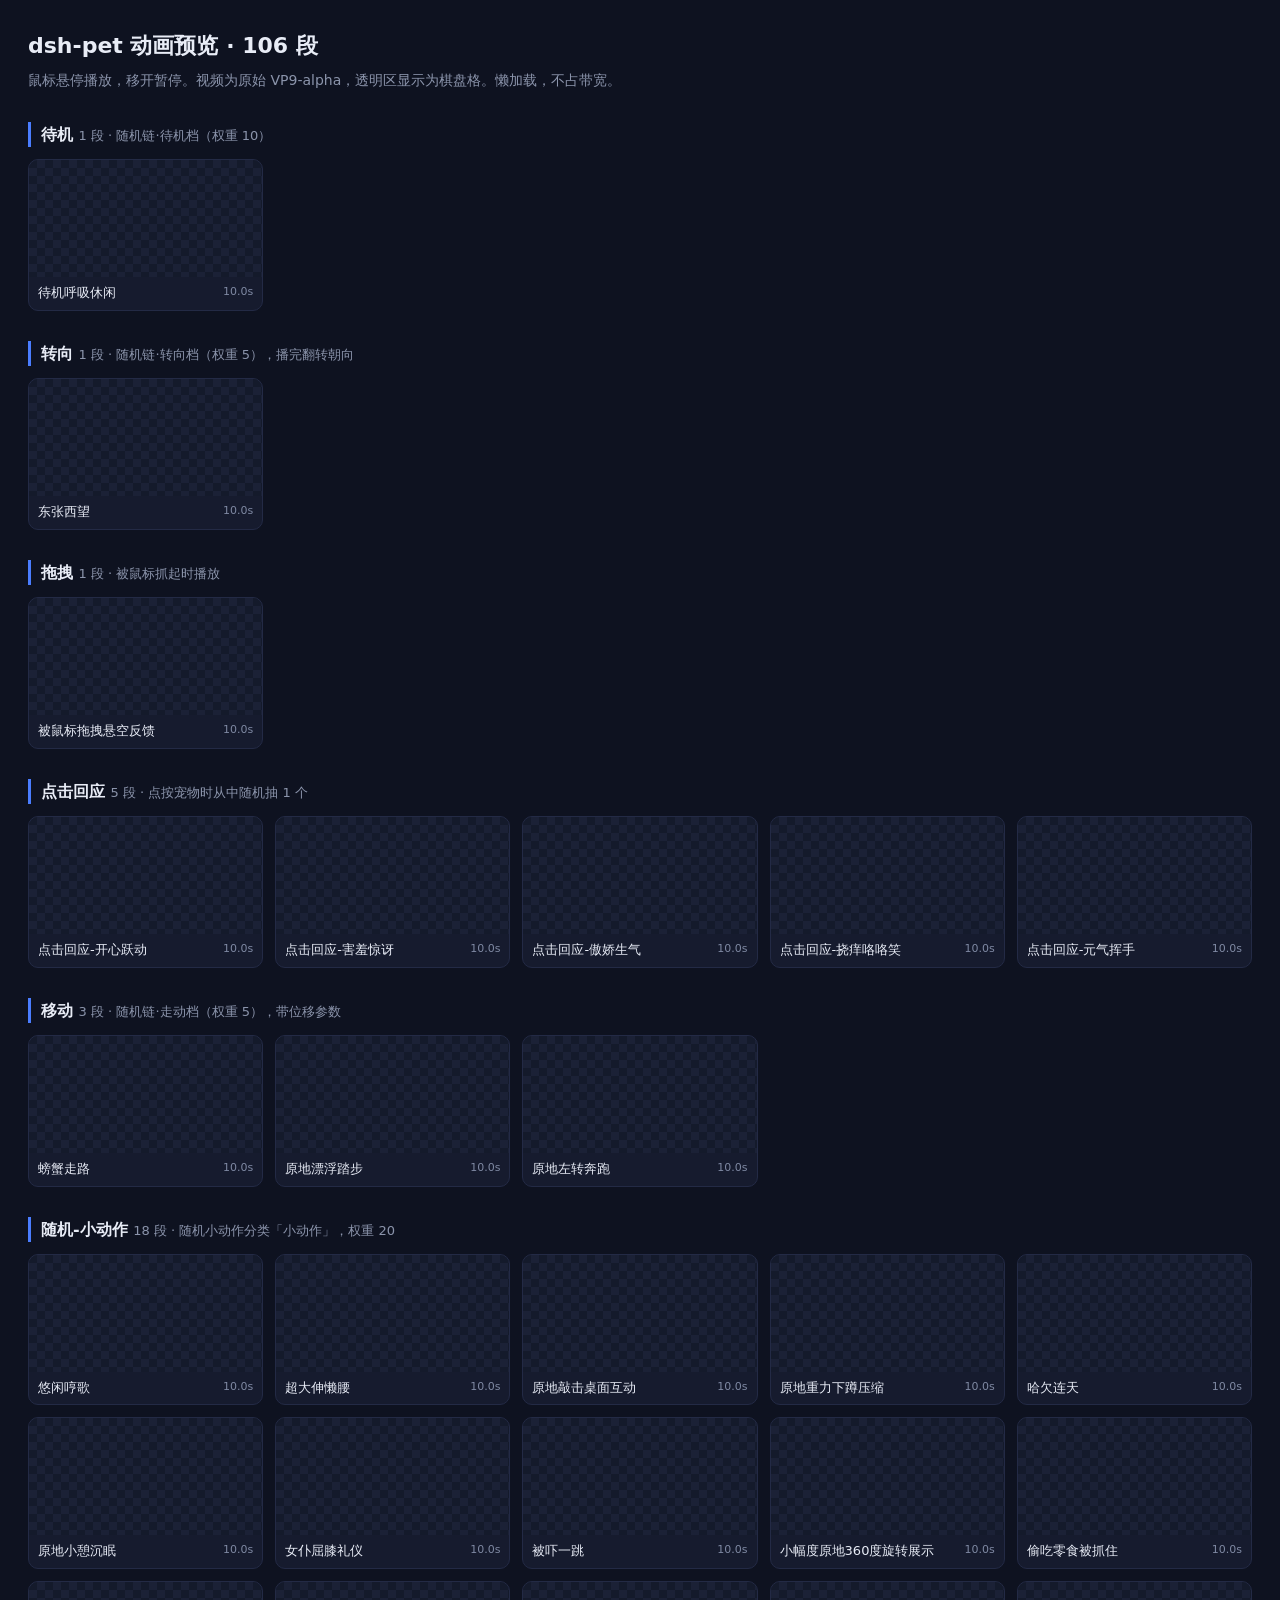
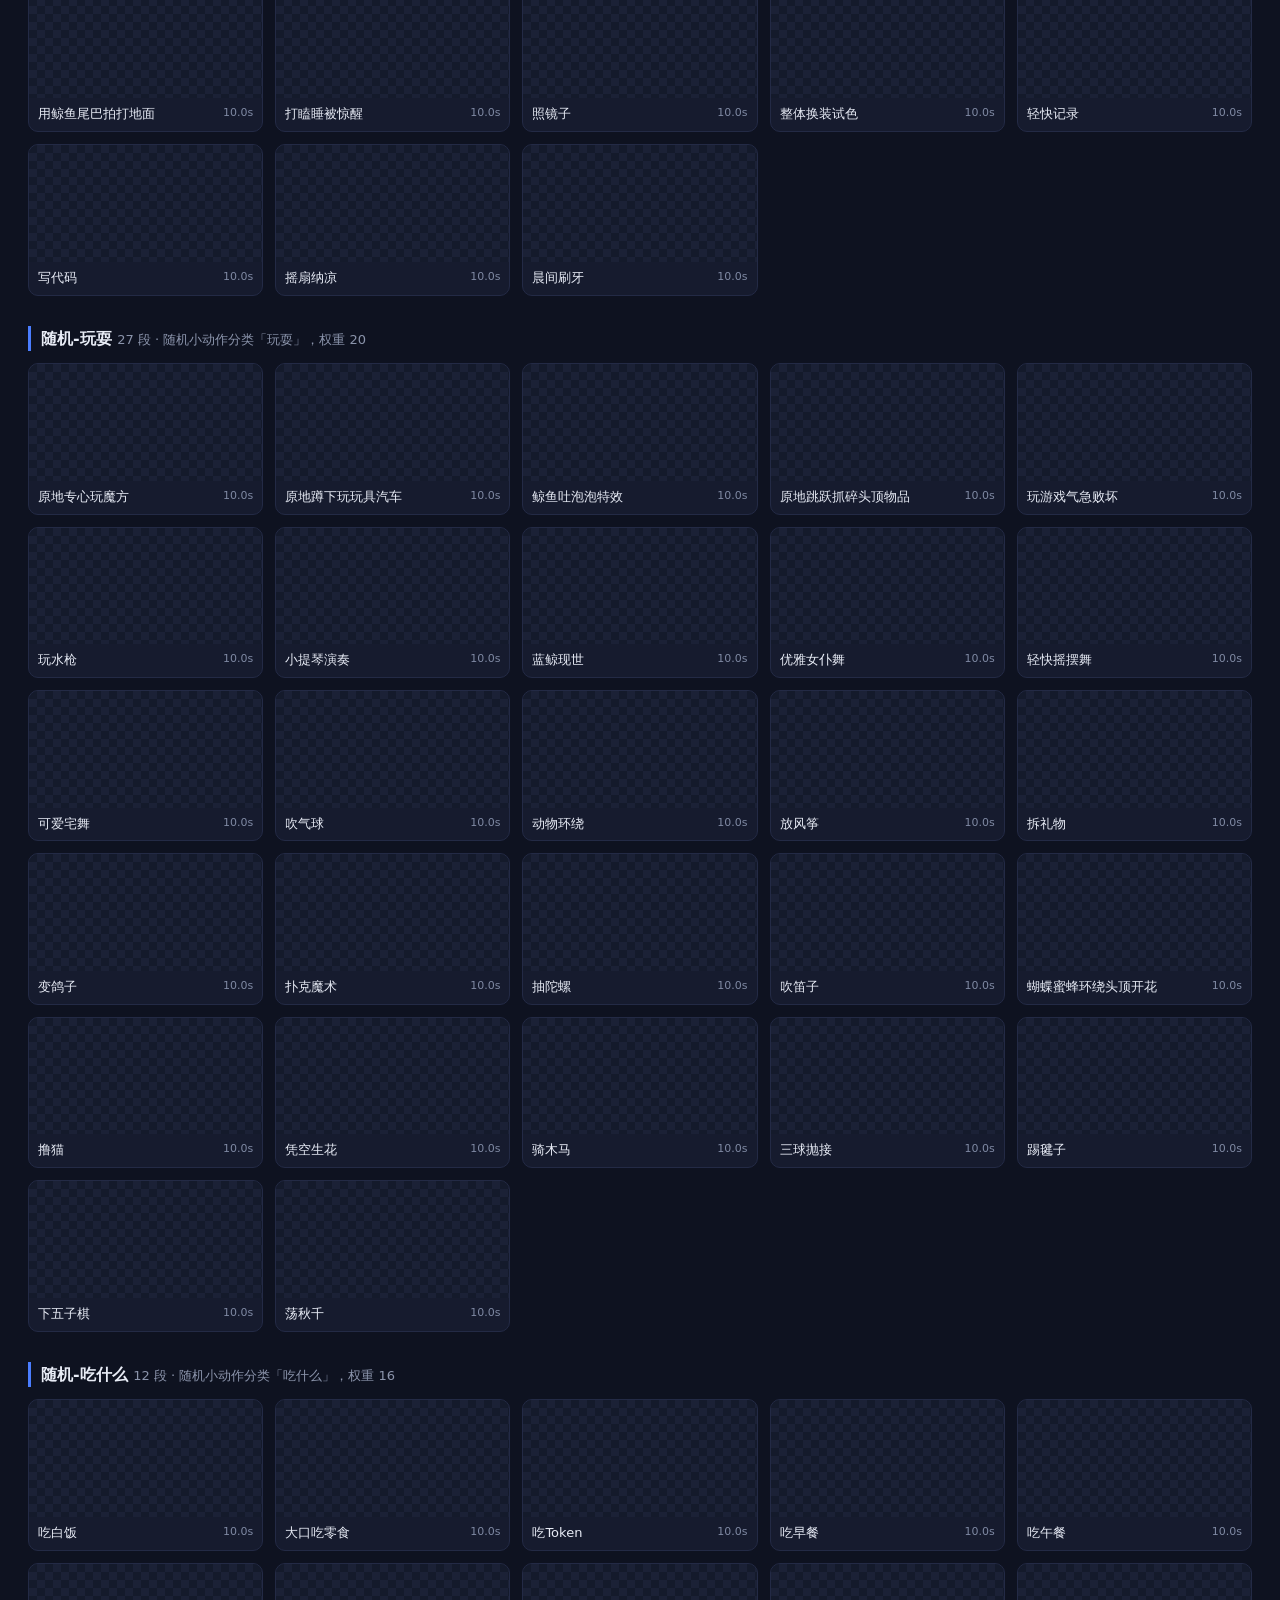
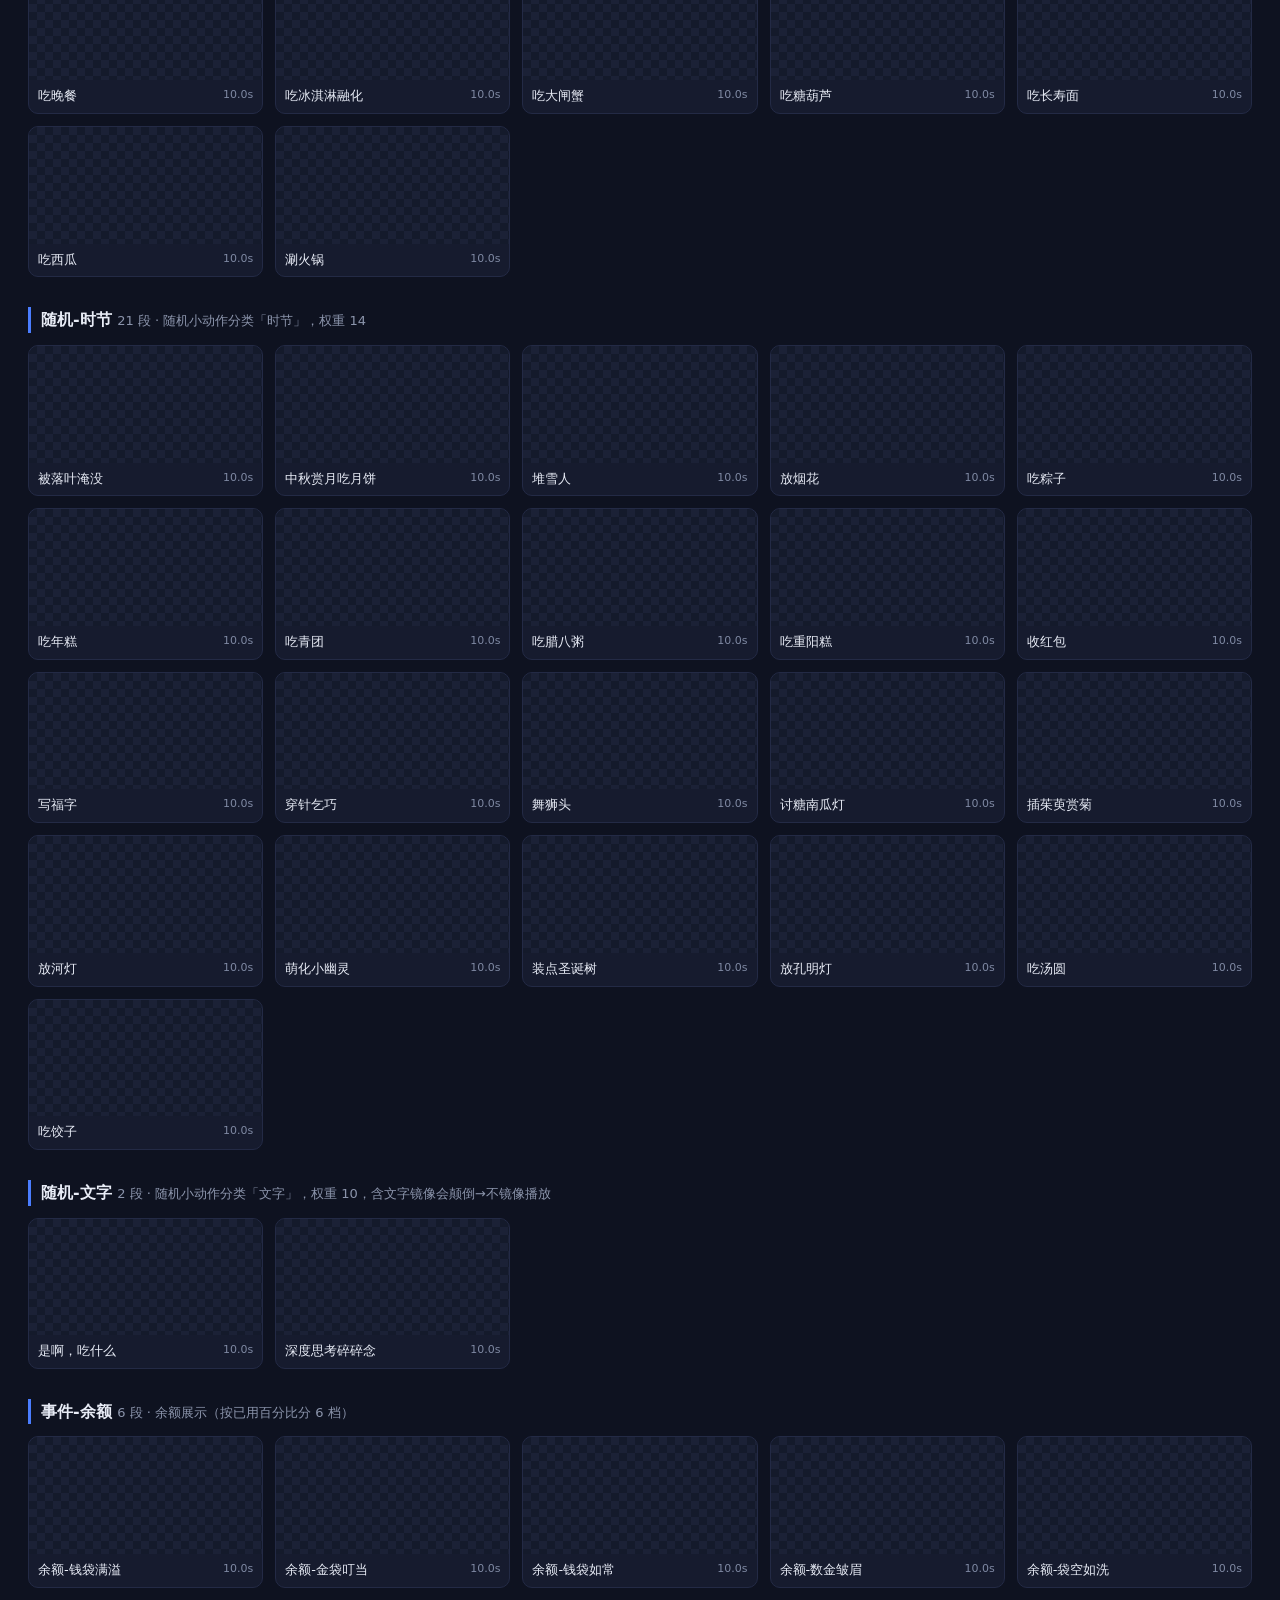
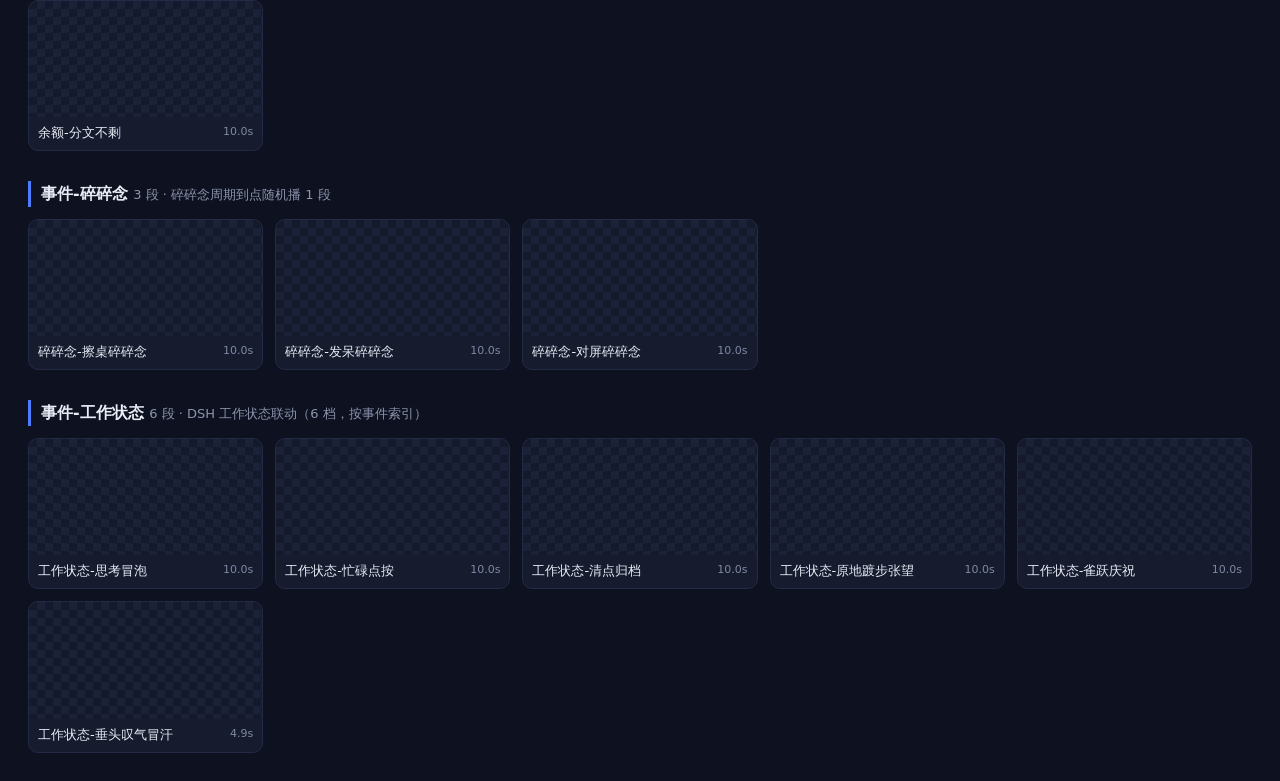
<file: assets/预览.html>
<!doctype html>
<html lang="zh-CN"><head><meta charset="utf-8">
<title>dsh-pet 动画预览（106 段）</title>
<style>
:root{color-scheme:dark}
body{margin:0;padding:28px;background:#0e1220;color:#e8ecf6;font:14px/1.6 system-ui,"Microsoft YaHei",sans-serif}
h1{font-size:22px;margin:0 0 6px}
p.sub{color:#8b94ab;margin:0 0 22px}
h2{font-size:16px;margin:30px 0 12px;padding-left:10px;border-left:3px solid #4a7dff}
h2 span{color:#8b94ab;font-weight:400;font-size:13px}
.grid{display:grid;grid-template-columns:repeat(auto-fill,minmax(200px,1fr));gap:12px}
.card{background:#161b2e;border:1px solid #232a45;border-radius:10px;overflow:hidden;transition:.15s}
.card:hover{border-color:#4a7dff;transform:translateY(-2px)}
.card video{width:100%;display:block;background:
 conic-gradient(#1b2136 25%,#141a2b 0 50%,#1b2136 0 75%,#141a2b 0) 0 0/16px 16px}
.card .name{padding:6px 9px;font-size:13px;display:flex;justify-content:space-between;gap:6px}
.card .name em{color:#7f89a3;font-style:normal;font-size:11px;white-space:nowrap}
</style></head><body>
<h1>dsh-pet 动画预览 · 106 段</h1>
<p class="sub">鼠标悬停播放，移开暂停。视频为原始 VP9-alpha，透明区显示为棋盘格。懒加载，不占带宽。</p>

<h2>待机 <span>1 段 · 随机链·待机档（权重 10）</span></h2>
<div class="grid">
<div class="card"><video muted loop playsinline preload="none" src="source-webm/待机/待机呼吸休闲.webm"></video><div class="name">待机呼吸休闲<em>10.0s</em></div></div>
</div>
<h2>转向 <span>1 段 · 随机链·转向档（权重 5），播完翻转朝向</span></h2>
<div class="grid">
<div class="card"><video muted loop playsinline preload="none" src="source-webm/转向/东张西望.webm"></video><div class="name">东张西望<em>10.0s</em></div></div>
</div>
<h2>拖拽 <span>1 段 · 被鼠标抓起时播放</span></h2>
<div class="grid">
<div class="card"><video muted loop playsinline preload="none" src="source-webm/拖拽/被鼠标拖拽悬空反馈.webm"></video><div class="name">被鼠标拖拽悬空反馈<em>10.0s</em></div></div>
</div>
<h2>点击回应 <span>5 段 · 点按宠物时从中随机抽 1 个</span></h2>
<div class="grid">
<div class="card"><video muted loop playsinline preload="none" src="source-webm/点击回应/点击回应-开心跃动.webm"></video><div class="name">点击回应-开心跃动<em>10.0s</em></div></div>
<div class="card"><video muted loop playsinline preload="none" src="source-webm/点击回应/点击回应-害羞惊讶.webm"></video><div class="name">点击回应-害羞惊讶<em>10.0s</em></div></div>
<div class="card"><video muted loop playsinline preload="none" src="source-webm/点击回应/点击回应-傲娇生气.webm"></video><div class="name">点击回应-傲娇生气<em>10.0s</em></div></div>
<div class="card"><video muted loop playsinline preload="none" src="source-webm/点击回应/点击回应-挠痒咯咯笑.webm"></video><div class="name">点击回应-挠痒咯咯笑<em>10.0s</em></div></div>
<div class="card"><video muted loop playsinline preload="none" src="source-webm/点击回应/点击回应-元气挥手.webm"></video><div class="name">点击回应-元气挥手<em>10.0s</em></div></div>
</div>
<h2>移动 <span>3 段 · 随机链·走动档（权重 5），带位移参数</span></h2>
<div class="grid">
<div class="card"><video muted loop playsinline preload="none" src="source-webm/移动/螃蟹走路.webm"></video><div class="name">螃蟹走路<em>10.0s</em></div></div>
<div class="card"><video muted loop playsinline preload="none" src="source-webm/移动/原地漂浮踏步.webm"></video><div class="name">原地漂浮踏步<em>10.0s</em></div></div>
<div class="card"><video muted loop playsinline preload="none" src="source-webm/移动/原地左转奔跑.webm"></video><div class="name">原地左转奔跑<em>10.0s</em></div></div>
</div>
<h2>随机-小动作 <span>18 段 · 随机小动作分类「小动作」，权重 20</span></h2>
<div class="grid">
<div class="card"><video muted loop playsinline preload="none" src="source-webm/随机-小动作/悠闲哼歌.webm"></video><div class="name">悠闲哼歌<em>10.0s</em></div></div>
<div class="card"><video muted loop playsinline preload="none" src="source-webm/随机-小动作/超大伸懒腰.webm"></video><div class="name">超大伸懒腰<em>10.0s</em></div></div>
<div class="card"><video muted loop playsinline preload="none" src="source-webm/随机-小动作/原地敲击桌面互动.webm"></video><div class="name">原地敲击桌面互动<em>10.0s</em></div></div>
<div class="card"><video muted loop playsinline preload="none" src="source-webm/随机-小动作/原地重力下蹲压缩.webm"></video><div class="name">原地重力下蹲压缩<em>10.0s</em></div></div>
<div class="card"><video muted loop playsinline preload="none" src="source-webm/随机-小动作/哈欠连天.webm"></video><div class="name">哈欠连天<em>10.0s</em></div></div>
<div class="card"><video muted loop playsinline preload="none" src="source-webm/随机-小动作/原地小憩沉眠.webm"></video><div class="name">原地小憩沉眠<em>10.0s</em></div></div>
<div class="card"><video muted loop playsinline preload="none" src="source-webm/随机-小动作/女仆屈膝礼仪.webm"></video><div class="name">女仆屈膝礼仪<em>10.0s</em></div></div>
<div class="card"><video muted loop playsinline preload="none" src="source-webm/随机-小动作/被吓一跳.webm"></video><div class="name">被吓一跳<em>10.0s</em></div></div>
<div class="card"><video muted loop playsinline preload="none" src="source-webm/随机-小动作/小幅度原地360度旋转展示.webm"></video><div class="name">小幅度原地360度旋转展示<em>10.0s</em></div></div>
<div class="card"><video muted loop playsinline preload="none" src="source-webm/随机-小动作/偷吃零食被抓住.webm"></video><div class="name">偷吃零食被抓住<em>10.0s</em></div></div>
<div class="card"><video muted loop playsinline preload="none" src="source-webm/随机-小动作/用鲸鱼尾巴拍打地面.webm"></video><div class="name">用鲸鱼尾巴拍打地面<em>10.0s</em></div></div>
<div class="card"><video muted loop playsinline preload="none" src="source-webm/随机-小动作/打瞌睡被惊醒.webm"></video><div class="name">打瞌睡被惊醒<em>10.0s</em></div></div>
<div class="card"><video muted loop playsinline preload="none" src="source-webm/随机-小动作/照镜子.webm"></video><div class="name">照镜子<em>10.0s</em></div></div>
<div class="card"><video muted loop playsinline preload="none" src="source-webm/随机-小动作/整体换装试色.webm"></video><div class="name">整体换装试色<em>10.0s</em></div></div>
<div class="card"><video muted loop playsinline preload="none" src="source-webm/随机-小动作/轻快记录.webm"></video><div class="name">轻快记录<em>10.0s</em></div></div>
<div class="card"><video muted loop playsinline preload="none" src="source-webm/随机-小动作/写代码.webm"></video><div class="name">写代码<em>10.0s</em></div></div>
<div class="card"><video muted loop playsinline preload="none" src="source-webm/随机-小动作/摇扇纳凉.webm"></video><div class="name">摇扇纳凉<em>10.0s</em></div></div>
<div class="card"><video muted loop playsinline preload="none" src="source-webm/随机-小动作/晨间刷牙.webm"></video><div class="name">晨间刷牙<em>10.0s</em></div></div>
</div>
<h2>随机-玩耍 <span>27 段 · 随机小动作分类「玩耍」，权重 20</span></h2>
<div class="grid">
<div class="card"><video muted loop playsinline preload="none" src="source-webm/随机-玩耍/原地专心玩魔方.webm"></video><div class="name">原地专心玩魔方<em>10.0s</em></div></div>
<div class="card"><video muted loop playsinline preload="none" src="source-webm/随机-玩耍/原地蹲下玩玩具汽车.webm"></video><div class="name">原地蹲下玩玩具汽车<em>10.0s</em></div></div>
<div class="card"><video muted loop playsinline preload="none" src="source-webm/随机-玩耍/鲸鱼吐泡泡特效.webm"></video><div class="name">鲸鱼吐泡泡特效<em>10.0s</em></div></div>
<div class="card"><video muted loop playsinline preload="none" src="source-webm/随机-玩耍/原地跳跃抓碎头顶物品.webm"></video><div class="name">原地跳跃抓碎头顶物品<em>10.0s</em></div></div>
<div class="card"><video muted loop playsinline preload="none" src="source-webm/随机-玩耍/玩游戏气急败坏.webm"></video><div class="name">玩游戏气急败坏<em>10.0s</em></div></div>
<div class="card"><video muted loop playsinline preload="none" src="source-webm/随机-玩耍/玩水枪.webm"></video><div class="name">玩水枪<em>10.0s</em></div></div>
<div class="card"><video muted loop playsinline preload="none" src="source-webm/随机-玩耍/小提琴演奏.webm"></video><div class="name">小提琴演奏<em>10.0s</em></div></div>
<div class="card"><video muted loop playsinline preload="none" src="source-webm/随机-玩耍/蓝鲸现世.webm"></video><div class="name">蓝鲸现世<em>10.0s</em></div></div>
<div class="card"><video muted loop playsinline preload="none" src="source-webm/随机-玩耍/优雅女仆舞.webm"></video><div class="name">优雅女仆舞<em>10.0s</em></div></div>
<div class="card"><video muted loop playsinline preload="none" src="source-webm/随机-玩耍/轻快摇摆舞.webm"></video><div class="name">轻快摇摆舞<em>10.0s</em></div></div>
<div class="card"><video muted loop playsinline preload="none" src="source-webm/随机-玩耍/可爱宅舞.webm"></video><div class="name">可爱宅舞<em>10.0s</em></div></div>
<div class="card"><video muted loop playsinline preload="none" src="source-webm/随机-玩耍/吹气球.webm"></video><div class="name">吹气球<em>10.0s</em></div></div>
<div class="card"><video muted loop playsinline preload="none" src="source-webm/随机-玩耍/动物环绕.webm"></video><div class="name">动物环绕<em>10.0s</em></div></div>
<div class="card"><video muted loop playsinline preload="none" src="source-webm/随机-玩耍/放风筝.webm"></video><div class="name">放风筝<em>10.0s</em></div></div>
<div class="card"><video muted loop playsinline preload="none" src="source-webm/随机-玩耍/拆礼物.webm"></video><div class="name">拆礼物<em>10.0s</em></div></div>
<div class="card"><video muted loop playsinline preload="none" src="source-webm/随机-玩耍/变鸽子.webm"></video><div class="name">变鸽子<em>10.0s</em></div></div>
<div class="card"><video muted loop playsinline preload="none" src="source-webm/随机-玩耍/扑克魔术.webm"></video><div class="name">扑克魔术<em>10.0s</em></div></div>
<div class="card"><video muted loop playsinline preload="none" src="source-webm/随机-玩耍/抽陀螺.webm"></video><div class="name">抽陀螺<em>10.0s</em></div></div>
<div class="card"><video muted loop playsinline preload="none" src="source-webm/随机-玩耍/吹笛子.webm"></video><div class="name">吹笛子<em>10.0s</em></div></div>
<div class="card"><video muted loop playsinline preload="none" src="source-webm/随机-玩耍/蝴蝶蜜蜂环绕头顶开花.webm"></video><div class="name">蝴蝶蜜蜂环绕头顶开花<em>10.0s</em></div></div>
<div class="card"><video muted loop playsinline preload="none" src="source-webm/随机-玩耍/撸猫.webm"></video><div class="name">撸猫<em>10.0s</em></div></div>
<div class="card"><video muted loop playsinline preload="none" src="source-webm/随机-玩耍/凭空生花.webm"></video><div class="name">凭空生花<em>10.0s</em></div></div>
<div class="card"><video muted loop playsinline preload="none" src="source-webm/随机-玩耍/骑木马.webm"></video><div class="name">骑木马<em>10.0s</em></div></div>
<div class="card"><video muted loop playsinline preload="none" src="source-webm/随机-玩耍/三球抛接.webm"></video><div class="name">三球抛接<em>10.0s</em></div></div>
<div class="card"><video muted loop playsinline preload="none" src="source-webm/随机-玩耍/踢毽子.webm"></video><div class="name">踢毽子<em>10.0s</em></div></div>
<div class="card"><video muted loop playsinline preload="none" src="source-webm/随机-玩耍/下五子棋.webm"></video><div class="name">下五子棋<em>10.0s</em></div></div>
<div class="card"><video muted loop playsinline preload="none" src="source-webm/随机-玩耍/荡秋千.webm"></video><div class="name">荡秋千<em>10.0s</em></div></div>
</div>
<h2>随机-吃什么 <span>12 段 · 随机小动作分类「吃什么」，权重 16</span></h2>
<div class="grid">
<div class="card"><video muted loop playsinline preload="none" src="source-webm/随机-吃什么/吃白饭.webm"></video><div class="name">吃白饭<em>10.0s</em></div></div>
<div class="card"><video muted loop playsinline preload="none" src="source-webm/随机-吃什么/大口吃零食.webm"></video><div class="name">大口吃零食<em>10.0s</em></div></div>
<div class="card"><video muted loop playsinline preload="none" src="source-webm/随机-吃什么/吃Token.webm"></video><div class="name">吃Token<em>10.0s</em></div></div>
<div class="card"><video muted loop playsinline preload="none" src="source-webm/随机-吃什么/吃早餐.webm"></video><div class="name">吃早餐<em>10.0s</em></div></div>
<div class="card"><video muted loop playsinline preload="none" src="source-webm/随机-吃什么/吃午餐.webm"></video><div class="name">吃午餐<em>10.0s</em></div></div>
<div class="card"><video muted loop playsinline preload="none" src="source-webm/随机-吃什么/吃晚餐.webm"></video><div class="name">吃晚餐<em>10.0s</em></div></div>
<div class="card"><video muted loop playsinline preload="none" src="source-webm/随机-吃什么/吃冰淇淋融化.webm"></video><div class="name">吃冰淇淋融化<em>10.0s</em></div></div>
<div class="card"><video muted loop playsinline preload="none" src="source-webm/随机-吃什么/吃大闸蟹.webm"></video><div class="name">吃大闸蟹<em>10.0s</em></div></div>
<div class="card"><video muted loop playsinline preload="none" src="source-webm/随机-吃什么/吃糖葫芦.webm"></video><div class="name">吃糖葫芦<em>10.0s</em></div></div>
<div class="card"><video muted loop playsinline preload="none" src="source-webm/随机-吃什么/吃长寿面.webm"></video><div class="name">吃长寿面<em>10.0s</em></div></div>
<div class="card"><video muted loop playsinline preload="none" src="source-webm/随机-吃什么/吃西瓜.webm"></video><div class="name">吃西瓜<em>10.0s</em></div></div>
<div class="card"><video muted loop playsinline preload="none" src="source-webm/随机-吃什么/涮火锅.webm"></video><div class="name">涮火锅<em>10.0s</em></div></div>
</div>
<h2>随机-时节 <span>21 段 · 随机小动作分类「时节」，权重 14</span></h2>
<div class="grid">
<div class="card"><video muted loop playsinline preload="none" src="source-webm/随机-时节/被落叶淹没.webm"></video><div class="name">被落叶淹没<em>10.0s</em></div></div>
<div class="card"><video muted loop playsinline preload="none" src="source-webm/随机-时节/中秋赏月吃月饼.webm"></video><div class="name">中秋赏月吃月饼<em>10.0s</em></div></div>
<div class="card"><video muted loop playsinline preload="none" src="source-webm/随机-时节/堆雪人.webm"></video><div class="name">堆雪人<em>10.0s</em></div></div>
<div class="card"><video muted loop playsinline preload="none" src="source-webm/随机-时节/放烟花.webm"></video><div class="name">放烟花<em>10.0s</em></div></div>
<div class="card"><video muted loop playsinline preload="none" src="source-webm/随机-时节/吃粽子.webm"></video><div class="name">吃粽子<em>10.0s</em></div></div>
<div class="card"><video muted loop playsinline preload="none" src="source-webm/随机-时节/吃年糕.webm"></video><div class="name">吃年糕<em>10.0s</em></div></div>
<div class="card"><video muted loop playsinline preload="none" src="source-webm/随机-时节/吃青团.webm"></video><div class="name">吃青团<em>10.0s</em></div></div>
<div class="card"><video muted loop playsinline preload="none" src="source-webm/随机-时节/吃腊八粥.webm"></video><div class="name">吃腊八粥<em>10.0s</em></div></div>
<div class="card"><video muted loop playsinline preload="none" src="source-webm/随机-时节/吃重阳糕.webm"></video><div class="name">吃重阳糕<em>10.0s</em></div></div>
<div class="card"><video muted loop playsinline preload="none" src="source-webm/随机-时节/收红包.webm"></video><div class="name">收红包<em>10.0s</em></div></div>
<div class="card"><video muted loop playsinline preload="none" src="source-webm/随机-时节/写福字.webm"></video><div class="name">写福字<em>10.0s</em></div></div>
<div class="card"><video muted loop playsinline preload="none" src="source-webm/随机-时节/穿针乞巧.webm"></video><div class="name">穿针乞巧<em>10.0s</em></div></div>
<div class="card"><video muted loop playsinline preload="none" src="source-webm/随机-时节/舞狮头.webm"></video><div class="name">舞狮头<em>10.0s</em></div></div>
<div class="card"><video muted loop playsinline preload="none" src="source-webm/随机-时节/讨糖南瓜灯.webm"></video><div class="name">讨糖南瓜灯<em>10.0s</em></div></div>
<div class="card"><video muted loop playsinline preload="none" src="source-webm/随机-时节/插茱萸赏菊.webm"></video><div class="name">插茱萸赏菊<em>10.0s</em></div></div>
<div class="card"><video muted loop playsinline preload="none" src="source-webm/随机-时节/放河灯.webm"></video><div class="name">放河灯<em>10.0s</em></div></div>
<div class="card"><video muted loop playsinline preload="none" src="source-webm/随机-时节/萌化小幽灵.webm"></video><div class="name">萌化小幽灵<em>10.0s</em></div></div>
<div class="card"><video muted loop playsinline preload="none" src="source-webm/随机-时节/装点圣诞树.webm"></video><div class="name">装点圣诞树<em>10.0s</em></div></div>
<div class="card"><video muted loop playsinline preload="none" src="source-webm/随机-时节/放孔明灯.webm"></video><div class="name">放孔明灯<em>10.0s</em></div></div>
<div class="card"><video muted loop playsinline preload="none" src="source-webm/随机-时节/吃汤圆.webm"></video><div class="name">吃汤圆<em>10.0s</em></div></div>
<div class="card"><video muted loop playsinline preload="none" src="source-webm/随机-时节/吃饺子.webm"></video><div class="name">吃饺子<em>10.0s</em></div></div>
</div>
<h2>随机-文字 <span>2 段 · 随机小动作分类「文字」，权重 10，含文字镜像会颠倒→不镜像播放</span></h2>
<div class="grid">
<div class="card"><video muted loop playsinline preload="none" src="source-webm/随机-文字/是啊，吃什么.webm"></video><div class="name">是啊，吃什么<em>10.0s</em></div></div>
<div class="card"><video muted loop playsinline preload="none" src="source-webm/随机-文字/深度思考碎碎念.webm"></video><div class="name">深度思考碎碎念<em>10.0s</em></div></div>
</div>
<h2>事件-余额 <span>6 段 · 余额展示（按已用百分比分 6 档）</span></h2>
<div class="grid">
<div class="card"><video muted loop playsinline preload="none" src="source-webm/事件-余额/余额-钱袋满溢.webm"></video><div class="name">余额-钱袋满溢<em>10.0s</em></div></div>
<div class="card"><video muted loop playsinline preload="none" src="source-webm/事件-余额/余额-金袋叮当.webm"></video><div class="name">余额-金袋叮当<em>10.0s</em></div></div>
<div class="card"><video muted loop playsinline preload="none" src="source-webm/事件-余额/余额-钱袋如常.webm"></video><div class="name">余额-钱袋如常<em>10.0s</em></div></div>
<div class="card"><video muted loop playsinline preload="none" src="source-webm/事件-余额/余额-数金皱眉.webm"></video><div class="name">余额-数金皱眉<em>10.0s</em></div></div>
<div class="card"><video muted loop playsinline preload="none" src="source-webm/事件-余额/余额-袋空如洗.webm"></video><div class="name">余额-袋空如洗<em>10.0s</em></div></div>
<div class="card"><video muted loop playsinline preload="none" src="source-webm/事件-余额/余额-分文不剩.webm"></video><div class="name">余额-分文不剩<em>10.0s</em></div></div>
</div>
<h2>事件-碎碎念 <span>3 段 · 碎碎念周期到点随机播 1 段</span></h2>
<div class="grid">
<div class="card"><video muted loop playsinline preload="none" src="source-webm/事件-碎碎念/碎碎念-擦桌碎碎念.webm"></video><div class="name">碎碎念-擦桌碎碎念<em>10.0s</em></div></div>
<div class="card"><video muted loop playsinline preload="none" src="source-webm/事件-碎碎念/碎碎念-发呆碎碎念.webm"></video><div class="name">碎碎念-发呆碎碎念<em>10.0s</em></div></div>
<div class="card"><video muted loop playsinline preload="none" src="source-webm/事件-碎碎念/碎碎念-对屏碎碎念.webm"></video><div class="name">碎碎念-对屏碎碎念<em>10.0s</em></div></div>
</div>
<h2>事件-工作状态 <span>6 段 · DSH 工作状态联动（6 档，按事件索引）</span></h2>
<div class="grid">
<div class="card"><video muted loop playsinline preload="none" src="source-webm/事件-工作状态/工作状态-思考冒泡.webm"></video><div class="name">工作状态-思考冒泡<em>10.0s</em></div></div>
<div class="card"><video muted loop playsinline preload="none" src="source-webm/事件-工作状态/工作状态-忙碌点按.webm"></video><div class="name">工作状态-忙碌点按<em>10.0s</em></div></div>
<div class="card"><video muted loop playsinline preload="none" src="source-webm/事件-工作状态/工作状态-清点归档.webm"></video><div class="name">工作状态-清点归档<em>10.0s</em></div></div>
<div class="card"><video muted loop playsinline preload="none" src="source-webm/事件-工作状态/工作状态-原地踱步张望.webm"></video><div class="name">工作状态-原地踱步张望<em>10.0s</em></div></div>
<div class="card"><video muted loop playsinline preload="none" src="source-webm/事件-工作状态/工作状态-雀跃庆祝.webm"></video><div class="name">工作状态-雀跃庆祝<em>10.0s</em></div></div>
<div class="card"><video muted loop playsinline preload="none" src="source-webm/事件-工作状态/工作状态-垂头叹气冒汗.webm"></video><div class="name">工作状态-垂头叹气冒汗<em>4.9s</em></div></div>
</div>
<script>
document.querySelectorAll('.card').forEach(c=>{
  const v=c.querySelector('video');
  c.addEventListener('mouseenter',()=>{v.play().catch(()=>{});});
  c.addEventListener('mouseleave',()=>{v.pause();});
});
</script></body></html>
</file>
